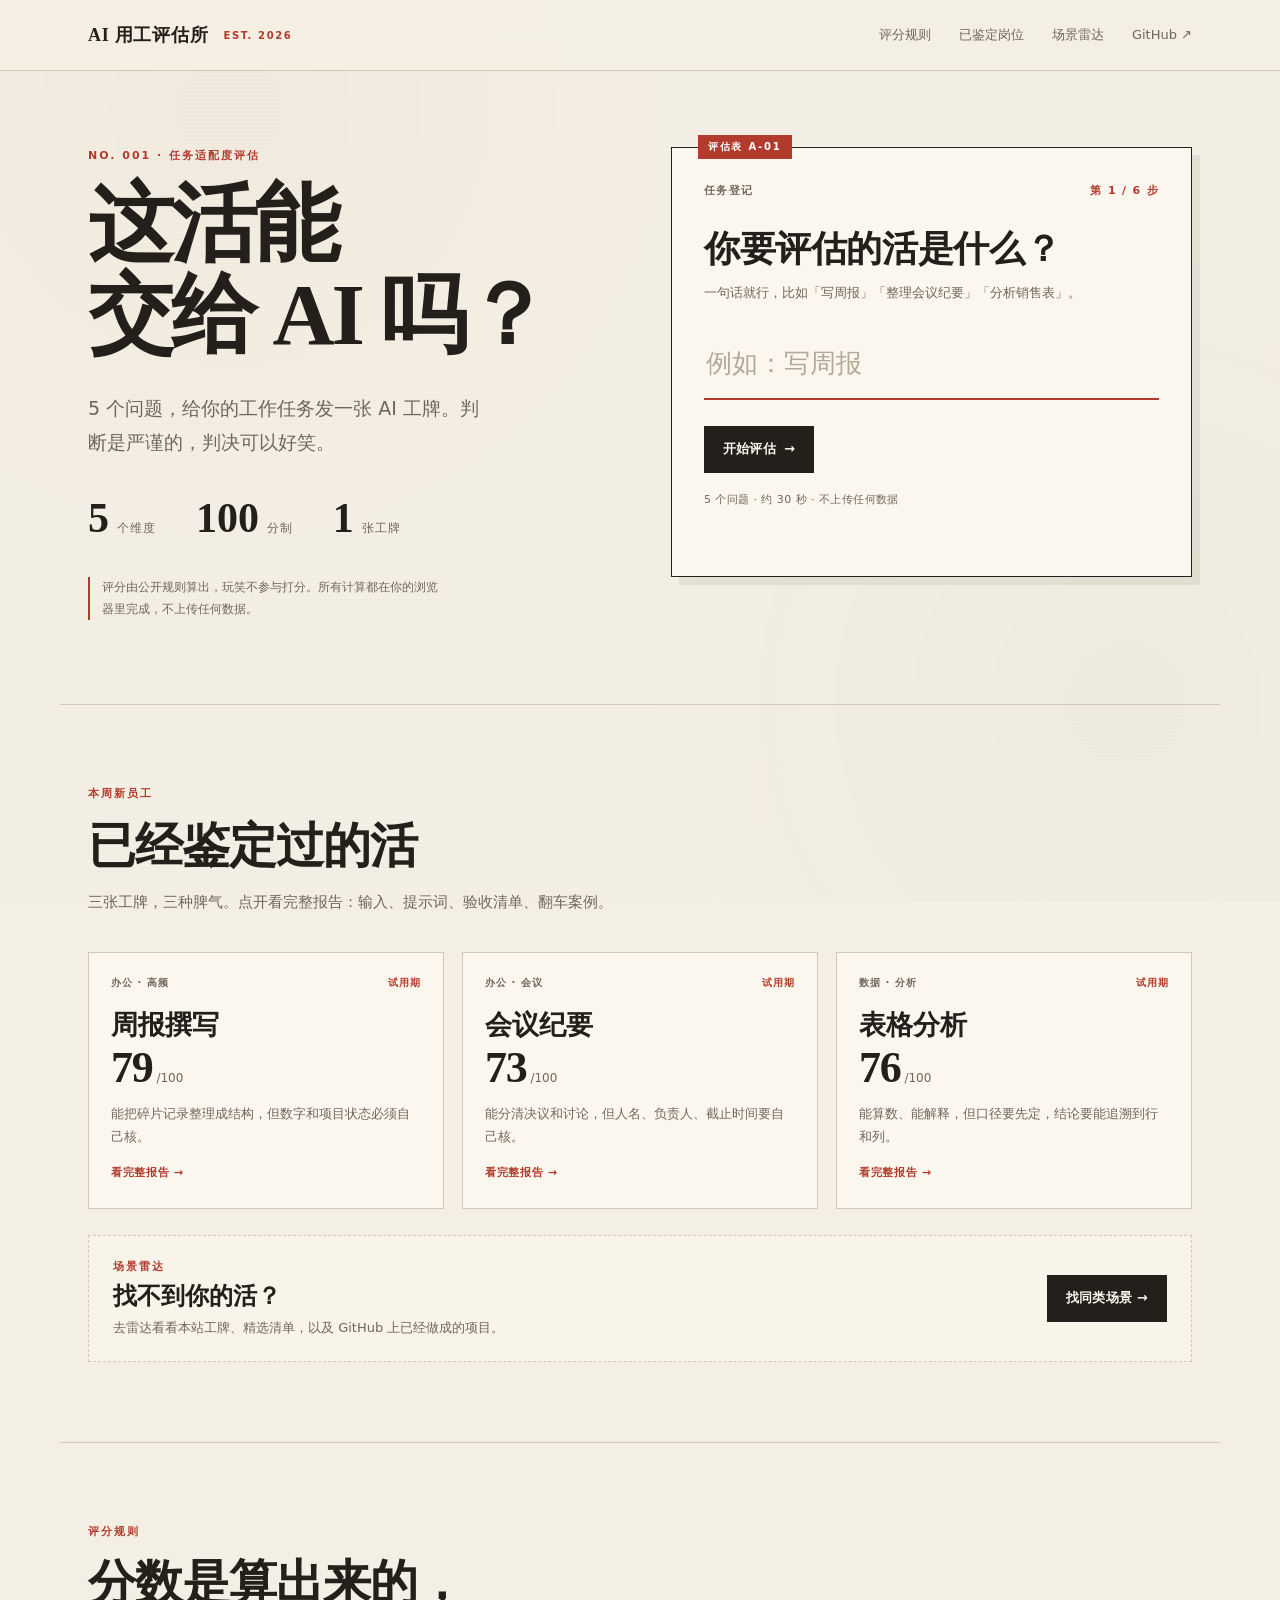
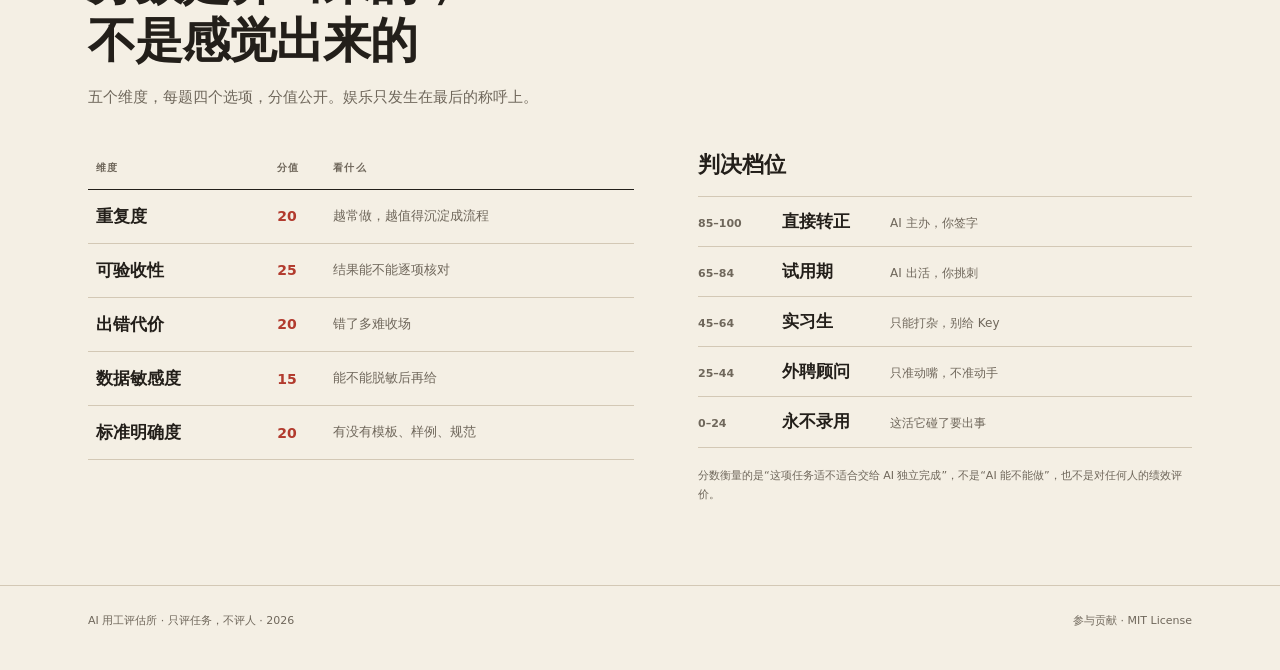
<file: index.html>
<!doctype html>
<html lang="zh-CN">
<head>
  <meta charset="utf-8">
  <meta name="viewport" content="width=device-width, initial-scale=1">
  <title>这活能交给 AI 吗？· AI 用工评估所</title>
  <meta name="description" content="5 个问题，给你的工作任务发一张 AI 工牌。5 个维度、100 分，严谨打分，判决可以好笑。">
  <meta property="og:title" content="这活能交给 AI 吗？">
  <meta property="og:description" content="给每个工作任务发一张 AI 工牌。严谨打分，判决可以好笑。">
  <meta property="og:type" content="website">
  <link rel="icon" href="data:image/svg+xml,%3Csvg xmlns='http://www.w3.org/2000/svg' viewBox='0 0 64 64'%3E%3Crect width='64' height='64' fill='%23f4efe4'/%3E%3Ccircle cx='32' cy='32' r='25' fill='none' stroke='%23b23b2e' stroke-width='4'/%3E%3Ctext x='32' y='40' font-size='18' font-family='sans-serif' font-weight='bold' text-anchor='middle' fill='%23b23b2e'%3E AI%3C/text%3E%3C/svg%3E">
  <link rel="stylesheet" href="assets/styles.css">
</head>
<body>
  <div class="grain" aria-hidden="true"></div>

  <header class="nav">
    <div class="wrap nav-inner">
      <a class="brand" href="./">AI 用工评估所 <span>EST. 2026</span></a>
      <nav aria-label="主导航">
        <a class="nav-anchor" href="#rules">评分规则</a>
        <a class="nav-anchor" href="#jobs">已鉴定岗位</a>
        <a href="radar.html">场景雷达</a>
        <a id="repo-link" href="https://github.com/" target="_blank" rel="noopener">GitHub ↗</a>
      </nav>
    </div>
  </header>

  <main>
    <section class="hero wrap" id="hero">
      <div class="hero-copy">
        <p class="eyebrow">NO. 001 · 任务适配度评估</p>
        <h1>这活能<br><span class="nowrap">交给 AI 吗？</span></h1>
        <p class="lede">5 个问题，给你的工作任务发一张 AI 工牌。判断是严谨的，判决可以好笑。</p>
        <ul class="facts">
          <li><strong>5</strong><span>个维度</span></li>
          <li><strong>100</strong><span>分制</span></li>
          <li><strong>1</strong><span>张工牌</span></li>
        </ul>
        <p class="fineprint">评分由公开规则算出，玩笑不参与打分。所有计算都在你的浏览器里完成，不上传任何数据。</p>
      </div>

      <div class="quiz" id="quiz" aria-live="polite">
        <noscript><p>这个评估器需要 JavaScript。请开启后刷新页面。</p></noscript>
      </div>
    </section>

    <section class="result-section" id="result" hidden></section>

    <section class="section wrap" id="jobs">
      <div class="section-head">
        <p class="eyebrow">本周新员工</p>
        <h2>已经鉴定过的活</h2>
        <p>三张工牌，三种脾气。点开看完整报告：输入、提示词、验收清单、翻车案例。</p>
      </div>
      <div class="jobs">
        <a class="job" href="scenarios/weekly-report.md" data-repo-path="scenarios/weekly-report.md">
          <div class="job-top"><span class="tag">办公 · 高频</span><span class="verdict">试用期</span></div>
          <h3>周报撰写</h3>
          <p class="job-score">79<span>/100</span></p>
          <p>能把碎片记录整理成结构，但数字和项目状态必须自己核。</p>
          <span class="job-link">看完整报告 →</span>
        </a>
        <a class="job" href="scenarios/meeting-notes.md" data-repo-path="scenarios/meeting-notes.md">
          <div class="job-top"><span class="tag">办公 · 会议</span><span class="verdict">试用期</span></div>
          <h3>会议纪要</h3>
          <p class="job-score">73<span>/100</span></p>
          <p>能分清决议和讨论，但人名、负责人、截止时间要自己核。</p>
          <span class="job-link">看完整报告 →</span>
        </a>
        <a class="job" href="scenarios/spreadsheet-analysis.md" data-repo-path="scenarios/spreadsheet-analysis.md">
          <div class="job-top"><span class="tag">数据 · 分析</span><span class="verdict">试用期</span></div>
          <h3>表格分析</h3>
          <p class="job-score">76<span>/100</span></p>
          <p>能算数、能解释，但口径要先定，结论要能追溯到行和列。</p>
          <span class="job-link">看完整报告 →</span>
        </a>
      </div>

      <div class="radar-teaser">
        <div>
          <p class="eyebrow">场景雷达</p>
          <h3>找不到你的活？</h3>
          <p>去雷达看看本站工牌、精选清单，以及 GitHub 上已经做成的项目。</p>
        </div>
        <a class="btn btn-primary" href="radar.html">找同类场景 →</a>
      </div>
    </section>

    <section class="section wrap" id="rules">
      <div class="section-head">
        <p class="eyebrow">评分规则</p>
        <h2>分数是算出来的，<br>不是感觉出来的</h2>
        <p>五个维度，每题四个选项，分值公开。娱乐只发生在最后的称呼上。</p>
      </div>
      <div class="rules-grid">
        <table class="rules-table">
          <thead>
            <tr><th>维度</th><th>分值</th><th>看什么</th></tr>
          </thead>
          <tbody>
            <tr><th>重复度</th><td>20</td><td>越常做，越值得沉淀成流程</td></tr>
            <tr><th>可验收性</th><td>25</td><td>结果能不能逐项核对</td></tr>
            <tr><th>出错代价</th><td>20</td><td>错了多难收场</td></tr>
            <tr><th>数据敏感度</th><td>15</td><td>能不能脱敏后再给</td></tr>
            <tr><th>标准明确度</th><td>20</td><td>有没有模板、样例、规范</td></tr>
          </tbody>
        </table>
        <div class="rules-note">
          <h3>判决档位</h3>
          <ul class="verdict-list">
            <li><b>85–100</b><span>直接转正</span><em>AI 主办，你签字</em></li>
            <li><b>65–84</b><span>试用期</span><em>AI 出活，你挑刺</em></li>
            <li><b>45–64</b><span>实习生</span><em>只能打杂，别给 Key</em></li>
            <li><b>25–44</b><span>外聘顾问</span><em>只准动嘴，不准动手</em></li>
            <li><b>0–24</b><span>永不录用</span><em>这活它碰了要出事</em></li>
          </ul>
          <p class="rules-fine">分数衡量的是“这项任务适不适合交给 AI 独立完成”，不是“AI 能不能做”，也不是对任何人的绩效评价。</p>
        </div>
      </div>
    </section>
  </main>

  <footer class="footer">
    <div class="wrap footer-inner">
      <p>AI 用工评估所 · 只评任务，不评人 · <span id="year">2026</span></p>
      <p><a href="CONTRIBUTING.md" data-repo-path="CONTRIBUTING.md">参与贡献</a> · <a href="LICENSE" data-repo-path="LICENSE">MIT License</a></p>
    </div>
  </footer>

  <script src="assets/app.js"></script>
</body>
</html>
</file>
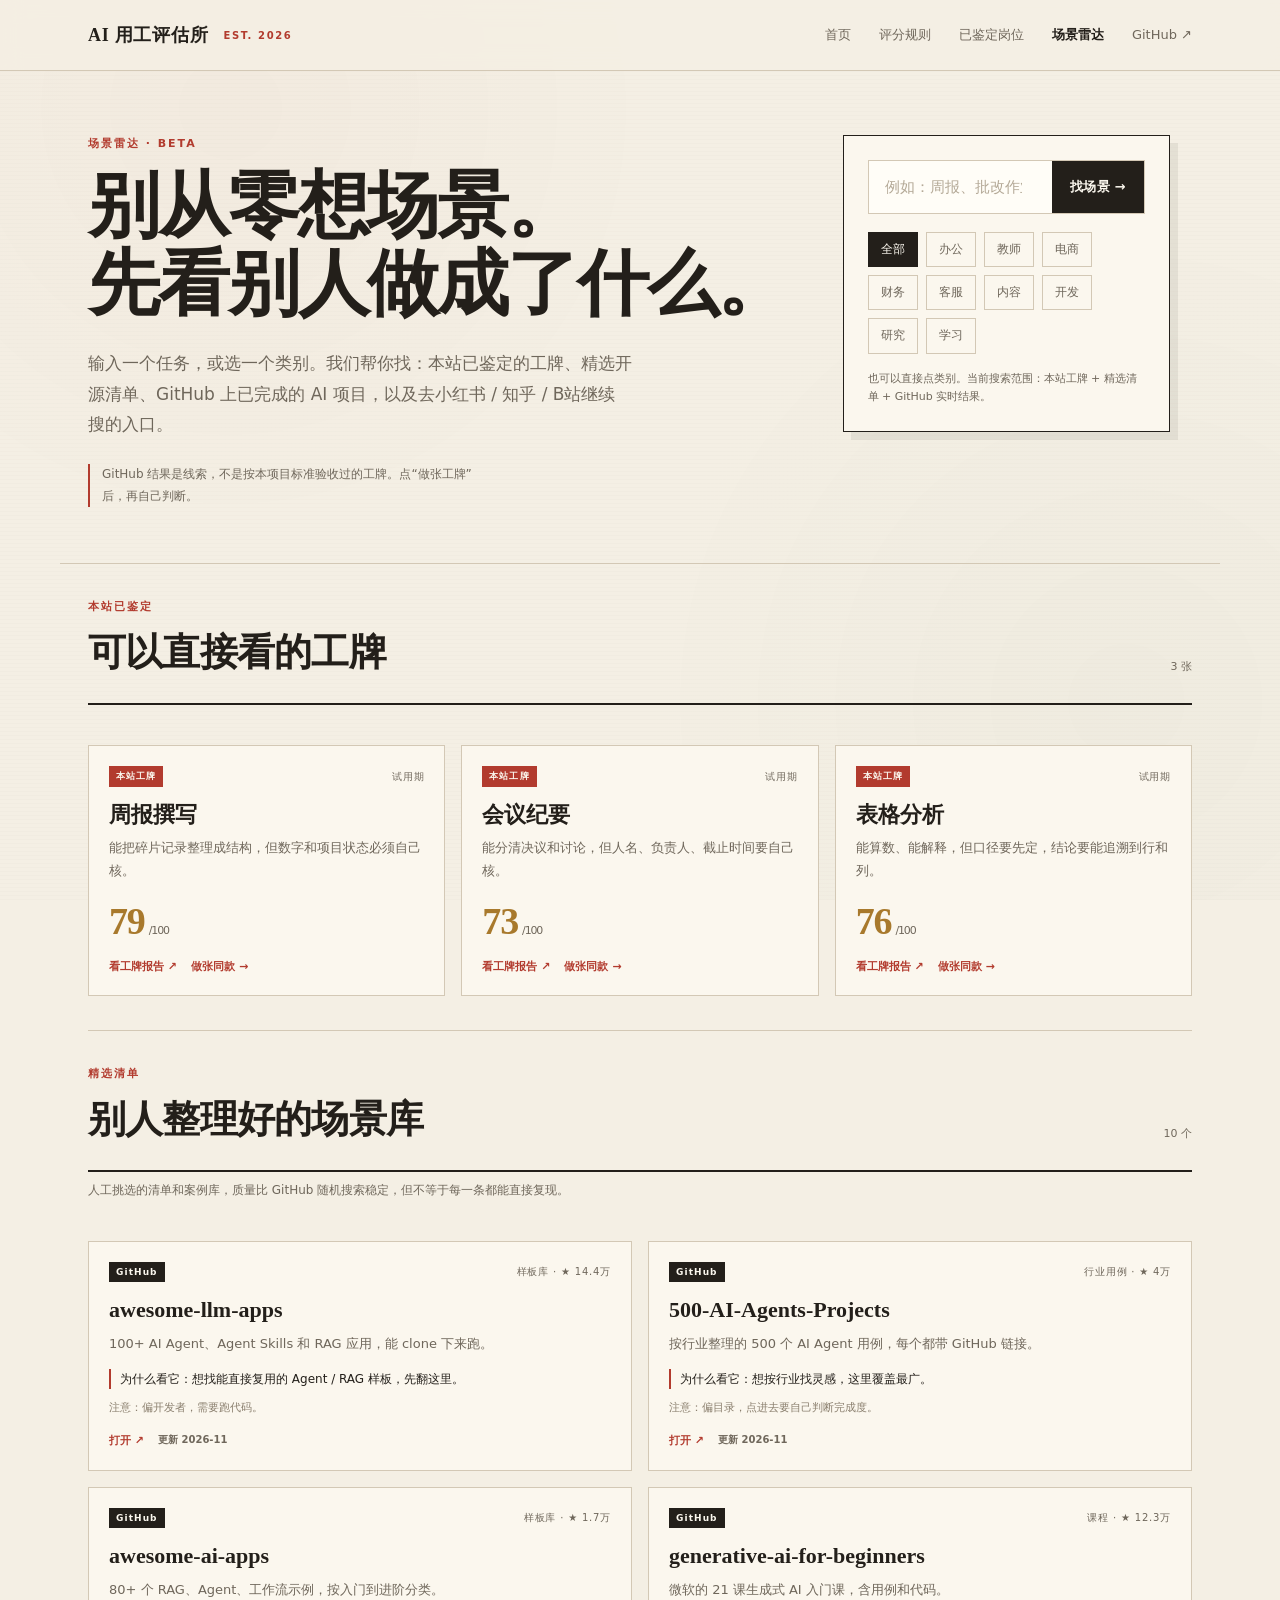
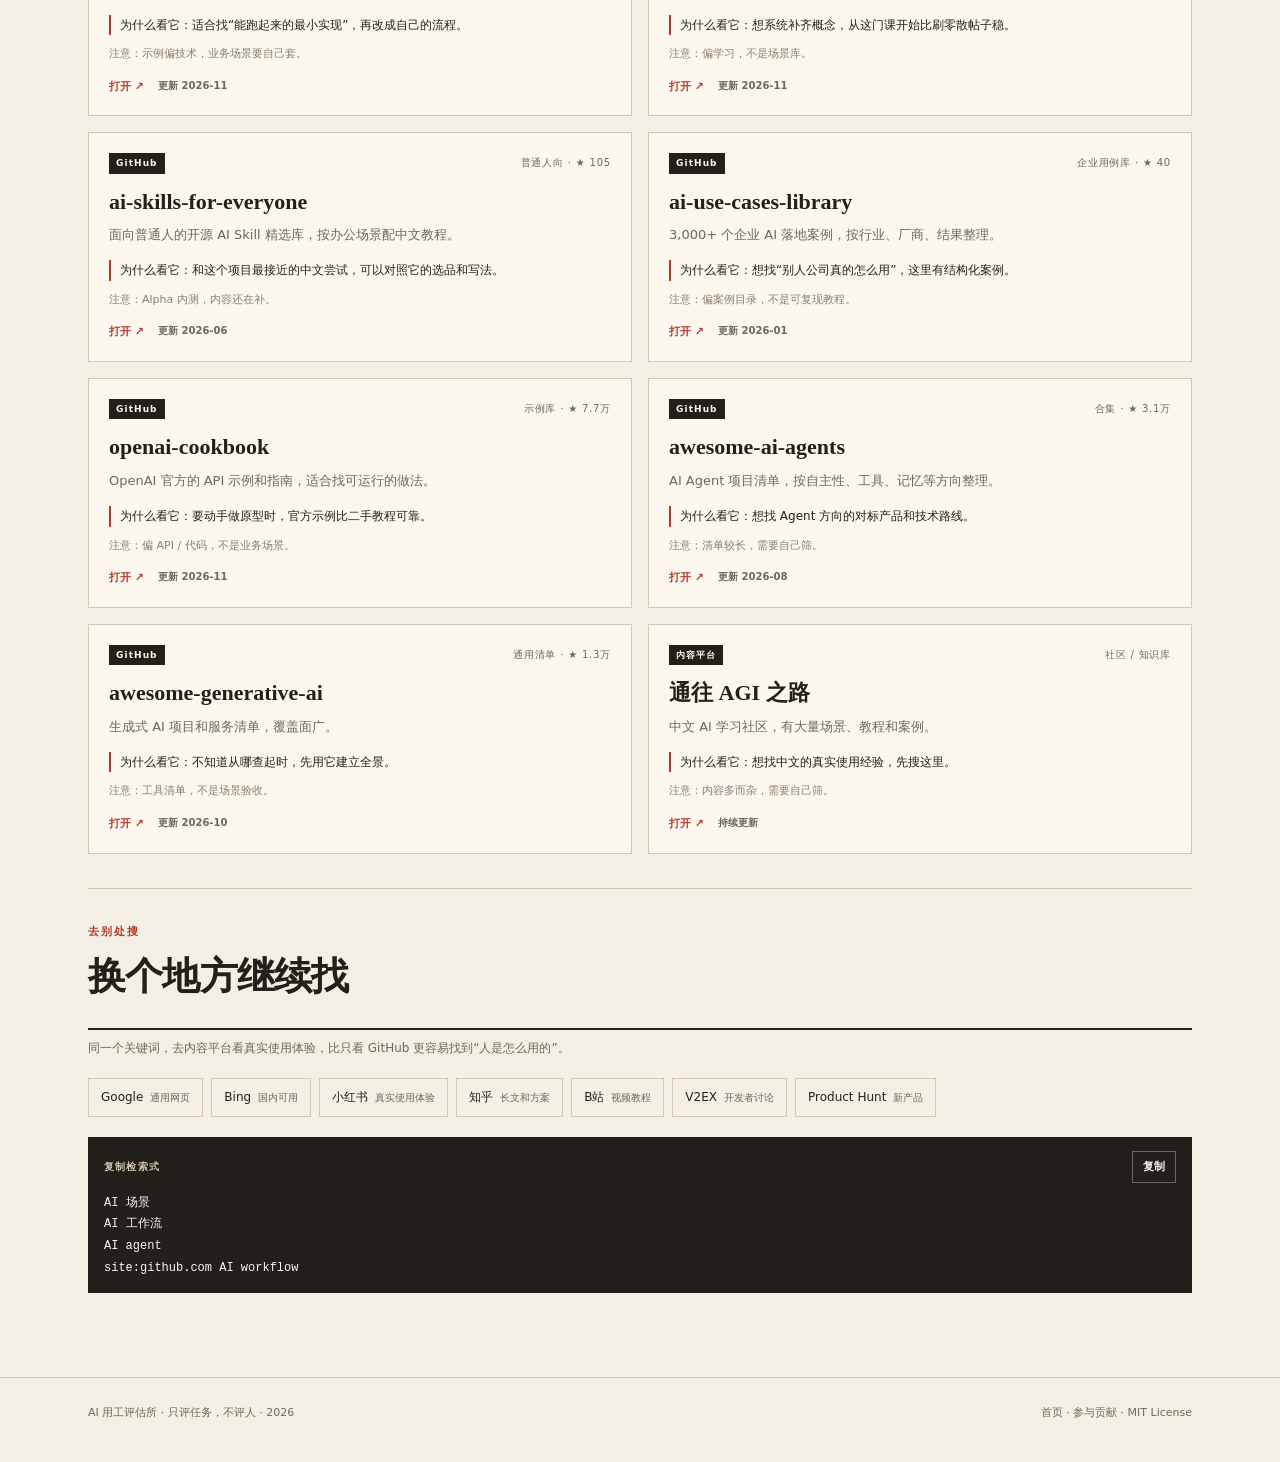
<file: radar.html>
<!doctype html>
<html lang="zh-CN">
<head>
  <meta charset="utf-8">
  <meta name="viewport" content="width=device-width, initial-scale=1">
  <title>场景雷达 · 这活能交给 AI 吗？</title>
  <meta name="description" content="按任务或类别，找已经完成的 AI 场景：本站工牌、精选开源清单、GitHub 实时项目，以及去小红书/知乎/B站继续搜的入口。">
  <meta property="og:title" content="场景雷达 · 这活能交给 AI 吗？">
  <meta property="og:description" content="别从零想场景。先看看别人已经做成了什么。">
  <meta property="og:type" content="website">
  <link rel="icon" href="data:image/svg+xml,%3Csvg xmlns='http://www.w3.org/2000/svg' viewBox='0 0 64 64'%3E%3Crect width='64' height='64' fill='%23f4efe4'/%3E%3Ccircle cx='32' cy='32' r='25' fill='none' stroke='%23b23b2e' stroke-width='4'/%3E%3Ctext x='32' y='40' font-size='18' font-family='sans-serif' font-weight='bold' text-anchor='middle' fill='%23b23b2e'%3E AI%3C/text%3E%3C/svg%3E">
  <link rel="stylesheet" href="assets/styles.css">
  <link rel="stylesheet" href="assets/radar.css">
</head>
<body>
  <div class="grain" aria-hidden="true"></div>

  <header class="nav">
    <div class="wrap nav-inner">
      <a class="brand" href="index.html">AI 用工评估所 <span>EST. 2026</span></a>
      <nav aria-label="主导航">
        <a class="nav-anchor" href="index.html">首页</a>
        <a class="nav-anchor" href="index.html#rules">评分规则</a>
        <a class="nav-anchor" href="index.html#jobs">已鉴定岗位</a>
        <a href="radar.html" aria-current="page">场景雷达</a>
        <a href="https://github.com/Elapse-Li/can-ai-do-this" target="_blank" rel="noopener">GitHub ↗</a>
      </nav>
    </div>
  </header>

  <main>
    <section class="radar-hero wrap">
      <div class="radar-intro">
        <p class="eyebrow">场景雷达 · BETA</p>
        <h1>别从零想场景。<br><span class="nowrap">先看别人做成了什么。</span></h1>
        <p class="lede">输入一个任务，或选一个类别。我们帮你找：本站已鉴定的工牌、精选开源清单、GitHub 上已完成的 AI 项目，以及去小红书 / 知乎 / B站继续搜的入口。</p>
        <p class="fineprint">GitHub 结果是线索，不是按本项目标准验收过的工牌。点“做张工牌”后，再自己判断。</p>
      </div>

      <div class="radar-panel">
        <form class="radar-search" id="search-form" role="search">
          <label class="sr-only" for="radar-q">任务或关键词</label>
          <input id="radar-q" type="search" placeholder="例如：周报、批改作业" autocomplete="off">
          <button class="btn btn-primary" type="submit">找场景 →</button>
        </form>
        <div class="chips" id="category-chips" role="group" aria-label="按类别找"></div>
        <p class="radar-note">也可以直接点类别。当前搜索范围：本站工牌 + 精选清单 + GitHub 实时结果。</p>
      </div>
    </section>

    <div class="radar-main wrap" aria-live="polite">
      <section class="result-block" id="internal-block" hidden>
        <div class="result-head">
          <div>
            <p class="eyebrow">本站已鉴定</p>
            <h2>可以直接看的工牌</h2>
          </div>
          <span class="result-count" id="internal-count"></span>
        </div>
        <div class="result-grid" id="internal-grid"></div>
      </section>

      <section class="result-block" id="github-block" hidden>
        <div class="result-head">
          <div>
            <p class="eyebrow">GitHub 实时线索</p>
            <h2>已经有人做成的项目</h2>
          </div>
          <span class="result-count" id="github-count"></span>
        </div>
        <p class="block-note" id="github-note"></p>
        <div class="result-grid" id="github-grid"></div>
      </section>

      <section class="result-block" id="curated-block">
        <div class="result-head">
          <div>
            <p class="eyebrow">精选清单</p>
            <h2>别人整理好的场景库</h2>
          </div>
          <span class="result-count" id="curated-count"></span>
        </div>
        <p class="block-note">人工挑选的清单和案例库，质量比 GitHub 随机搜索稳定，但不等于每一条都能直接复现。</p>
        <div class="result-grid" id="curated-grid"></div>
      </section>

      <section class="result-block" id="elsewhere-block">
        <div class="result-head">
          <div>
            <p class="eyebrow">去别处搜</p>
            <h2>换个地方继续找</h2>
          </div>
        </div>
        <p class="block-note">同一个关键词，去内容平台看真实使用体验，比只看 GitHub 更容易找到“人是怎么用的”。</p>
        <div class="elsewhere-grid" id="elsewhere-grid"></div>
        <div class="query-box">
          <div class="query-head">
            <span>复制检索式</span>
            <button class="btn btn-ghost" id="copy-query" type="button">复制</button>
          </div>
          <pre id="query-text"></pre>
        </div>
      </section>
    </div>
  </main>

  <footer class="footer">
    <div class="wrap footer-inner">
      <p>AI 用工评估所 · 只评任务，不评人 · <span id="year">2026</span></p>
      <p>
        <a href="index.html">首页</a> ·
        <a href="https://github.com/Elapse-Li/can-ai-do-this/blob/main/CONTRIBUTING.md" target="_blank" rel="noopener">参与贡献</a> ·
        <a href="https://github.com/Elapse-Li/can-ai-do-this/blob/main/LICENSE" target="_blank" rel="noopener">MIT License</a>
      </p>
    </div>
  </footer>

  <script src="data/radar.js"></script>
  <script src="assets/radar.js"></script>
</body>
</html>
</file>
<file: assets/styles.css>
:root {
  --paper: #f4efe4;
  --paper-soft: #fbf7ee;
  --paper-deep: #ece4d4;
  --ink: #231f1a;
  --muted: #6f675b;
  --line: #d3c8b5;
  --line-soft: #e2d8c6;
  --red: #b23b2e;
  --red-dark: #8f2d23;
  --green: #3d6b4f;
  --gold: #a8792c;
  --serif: "Songti SC", "STSong", "SimSun", Georgia, serif;
  --sans: "PingFang SC", "Microsoft YaHei", "Noto Sans SC", system-ui, sans-serif;
  --shadow: 8px 8px 0 rgba(35, 31, 26, 0.07);
}

* { box-sizing: border-box; }

html {
  scroll-behavior: smooth;
  -webkit-text-size-adjust: 100%;
}

body {
  margin: 0;
  background: var(--paper);
  color: var(--ink);
  font-family: var(--sans);
  font-size: 16px;
  line-height: 1.6;
  -webkit-font-smoothing: antialiased;
}

[hidden] { display: none !important; }

::selection {
  background: var(--red);
  color: var(--paper-soft);
}

a {
  color: inherit;
  text-decoration: none;
}

a:hover { text-decoration: underline; }

button, input { font: inherit; }

button { color: inherit; }

:focus-visible {
  outline: 2px dashed var(--red);
  outline-offset: 3px;
}

.sr-only {
  position: absolute;
  width: 1px;
  height: 1px;
  padding: 0;
  margin: -1px;
  overflow: hidden;
  clip: rect(0, 0, 0, 0);
  white-space: nowrap;
  border: 0;
}

.grain {
  position: fixed;
  inset: 0;
  z-index: 0;
  pointer-events: none;
  opacity: 0.5;
  background-image:
    repeating-linear-gradient(0deg, rgba(35, 31, 26, 0.022) 0, rgba(35, 31, 26, 0.022) 1px, transparent 1px, transparent 4px),
    radial-gradient(circle at 18% 12%, rgba(178, 59, 46, 0.05), transparent 34%),
    radial-gradient(circle at 88% 78%, rgba(61, 107, 79, 0.05), transparent 38%);
}

.wrap {
  width: 100%;
  max-width: 1160px;
  margin: 0 auto;
  padding: 0 28px;
  position: relative;
  z-index: 1;
}

/* ---------- nav ---------- */

.nav {
  position: sticky;
  top: 0;
  z-index: 20;
  background: rgba(244, 239, 228, 0.9);
  backdrop-filter: blur(10px);
  border-bottom: 1px solid var(--line);
}

.nav-inner {
  display: flex;
  align-items: center;
  justify-content: space-between;
  min-height: 70px;
  gap: 24px;
}

.brand {
  font-family: var(--serif);
  font-weight: 700;
  font-size: 18px;
  letter-spacing: 0.04em;
  white-space: nowrap;
}

.brand span {
  display: inline-block;
  margin-left: 10px;
  font-family: var(--sans);
  font-size: 10px;
  font-weight: 600;
  letter-spacing: 0.16em;
  color: var(--red);
  vertical-align: 2px;
}

.nav nav {
  display: flex;
  align-items: center;
  gap: 28px;
  font-size: 13px;
  color: var(--muted);
}

.nav nav a:hover {
  color: var(--ink);
  text-decoration: none;
}

/* ---------- hero ---------- */

.hero {
  display: grid;
  grid-template-columns: 1fr 1.02fr;
  gap: 72px;
  align-items: start;
  padding-top: 76px;
  padding-bottom: 84px;
}

.eyebrow {
  margin: 0 0 14px;
  font-size: 11px;
  font-weight: 700;
  letter-spacing: 0.18em;
  color: var(--red);
}

.hero h1 {
  margin: 0;
  font-family: var(--serif);
  font-size: clamp(52px, 6.8vw, 86px);
  font-weight: 700;
  line-height: 1.06;
  letter-spacing: -0.035em;
}

.nowrap { white-space: nowrap; }

.lede {
  max-width: 21em;
  margin: 30px 0 0;
  font-size: 19px;
  line-height: 1.8;
  color: var(--muted);
}

.facts {
  display: flex;
  gap: 40px;
  margin: 38px 0 0;
  padding: 0;
  list-style: none;
}

.facts li {
  display: flex;
  align-items: baseline;
  gap: 8px;
}

.facts strong {
  font-family: var(--serif);
  font-size: 42px;
  line-height: 1;
  font-weight: 700;
}

.facts span {
  font-size: 12px;
  color: var(--muted);
  letter-spacing: 0.08em;
}

.fineprint {
  max-width: 30em;
  margin: 38px 0 0;
  padding-left: 12px;
  border-left: 2px solid var(--red);
  font-size: 12px;
  line-height: 1.8;
  color: var(--muted);
}

/* ---------- quiz ---------- */

.quiz {
  position: relative;
  background: var(--paper-soft);
  border: 1.5px solid var(--ink);
  box-shadow: var(--shadow);
  padding: 34px 32px 28px;
  min-height: 430px;
}

.quiz::before {
  content: "评估表 A-01";
  position: absolute;
  top: -13px;
  left: 26px;
  padding: 4px 10px;
  background: var(--red);
  color: #fff;
  font-size: 10px;
  font-weight: 700;
  letter-spacing: 0.18em;
}

.quiz-head {
  display: flex;
  align-items: center;
  justify-content: space-between;
  gap: 16px;
  font-size: 11px;
  font-weight: 600;
  letter-spacing: 0.12em;
  color: var(--muted);
}

.quiz-step {
  font-variant-numeric: tabular-nums;
  color: var(--red);
}

.quiz-q {
  margin: 26px 0 10px;
  font-family: var(--serif);
  font-size: clamp(28px, 3.2vw, 36px);
  line-height: 1.3;
  font-weight: 700;
  letter-spacing: -0.01em;
}

.quiz-hint {
  margin: 0;
  font-size: 13px;
  line-height: 1.7;
  color: var(--muted);
}

.quiz-dim {
  margin: 0 0 2px;
  font-size: 11px;
  font-weight: 700;
  letter-spacing: 0.14em;
  color: var(--red);
}

.progress {
  display: flex;
  gap: 6px;
  margin: 22px 0 26px;
}

.seg {
  flex: 1;
  height: 3px;
  background: var(--line-soft);
}

.seg.on { background: var(--red); }

.task-input {
  width: 100%;
  margin-top: 24px;
  padding: 10px 2px 12px;
  border: 0;
  border-bottom: 2px solid var(--ink);
  border-radius: 0;
  background: transparent;
  font-family: var(--serif);
  font-size: 30px;
  color: var(--ink);
  outline: none;
}

.task-input::placeholder {
  color: #b4a997;
  font-size: 26px;
}

.task-input:focus { border-bottom-color: var(--red); }

.task-input.shake { animation: shake 0.36s ease; }

@keyframes shake {
  0%, 100% { transform: translateX(0); }
  25% { transform: translateX(-5px); }
  50% { transform: translateX(5px); }
  75% { transform: translateX(-3px); }
}

.options {
  display: grid;
  gap: 9px;
  margin-top: 24px;
}

.opt {
  display: flex;
  align-items: center;
  gap: 12px;
  width: 100%;
  padding: 13px 14px;
  border: 1px solid var(--line);
  background: transparent;
  text-align: left;
  cursor: pointer;
  transition: background 0.15s ease, border-color 0.15s ease, transform 0.15s ease;
}

.opt:hover {
  background: #f3ecdd;
  border-color: var(--ink);
}

.opt:active { transform: translateY(1px); }

.opt.sel {
  background: #f8e9e4;
  border-color: var(--red);
}

.mark {
  display: grid;
  place-items: center;
  flex: 0 0 24px;
  width: 24px;
  height: 24px;
  border: 1px solid var(--line);
  border-radius: 50%;
  font-size: 10px;
  font-weight: 700;
  color: var(--muted);
}

.opt.sel .mark {
  background: var(--red);
  border-color: var(--red);
  color: #fff;
}

.opt-label {
  flex: 1;
  font-size: 14px;
  line-height: 1.5;
}

.quiz-actions {
  display: flex;
  align-items: center;
  justify-content: space-between;
  gap: 12px;
  margin-top: 26px;
}

.quiz-foot {
  margin: 18px 0 0;
  font-size: 11px;
  letter-spacing: 0.04em;
  color: var(--muted);
}

/* ---------- buttons ---------- */

.btn {
  display: inline-flex;
  align-items: center;
  justify-content: center;
  gap: 8px;
  padding: 12px 18px;
  border: 1px solid var(--ink);
  background: transparent;
  font-size: 13px;
  font-weight: 600;
  letter-spacing: 0.02em;
  cursor: pointer;
  transition: background 0.15s ease, color 0.15s ease, border-color 0.15s ease, transform 0.15s ease;
}

.btn:hover { text-decoration: none; }

.btn:active { transform: translateY(1px); }

.btn-primary {
  background: var(--ink);
  color: var(--paper-soft);
}

.btn-primary:hover {
  background: var(--red);
  border-color: var(--red);
}

.btn-ghost {
  border-color: var(--line);
  color: var(--muted);
}

.btn-ghost:hover {
  border-color: var(--ink);
  color: var(--ink);
  background: var(--paper-deep);
}

/* ---------- result ---------- */

.result-section {
  padding: 56px 0 88px;
  border-top: 1px solid var(--line);
  border-bottom: 1px solid var(--line);
  background:
    linear-gradient(180deg, rgba(236, 228, 212, 0.55), rgba(244, 239, 228, 0.2));
}

.result-head {
  display: flex;
  align-items: flex-end;
  justify-content: space-between;
  gap: 32px;
  padding-bottom: 28px;
  border-bottom: 2px solid var(--ink);
}

.result-verdict {
  margin: 6px 0 8px;
  font-family: var(--serif);
  font-size: clamp(48px, 6vw, 72px);
  line-height: 1.1;
  letter-spacing: -0.03em;
}

.result-line {
  margin: 0;
  font-size: 15px;
  color: var(--muted);
}

.result-line strong {
  color: var(--ink);
  font-size: 18px;
}

.score-big {
  flex: 0 0 auto;
  font-family: var(--serif);
  font-size: clamp(64px, 8vw, 104px);
  line-height: 0.9;
  font-weight: 700;
  letter-spacing: -0.04em;
}

.score-big span {
  font-family: var(--sans);
  font-size: 18px;
  font-weight: 500;
  letter-spacing: 0;
  color: var(--muted);
  margin-left: 6px;
}

.result-grid {
  display: grid;
  grid-template-columns: 420px 1fr;
  gap: 56px;
  align-items: start;
  margin-top: 40px;
}

.badge-col { position: sticky; top: 92px; }

#badge {
  display: block;
  width: 100%;
  height: auto;
  background: var(--paper-soft);
  border: 1px solid var(--line);
  box-shadow: 10px 10px 0 rgba(35, 31, 26, 0.08);
}

.badge-actions {
  display: flex;
  gap: 10px;
  margin-top: 16px;
}

.badge-actions .btn { flex: 1; }

.tabs {
  display: flex;
  gap: 26px;
  border-bottom: 1px solid var(--line);
  margin-bottom: 26px;
}

.tab {
  padding: 10px 0 12px;
  border: 0;
  border-bottom: 2px solid transparent;
  background: transparent;
  font-size: 13px;
  font-weight: 600;
  color: var(--muted);
  cursor: pointer;
}

.tab:hover { color: var(--ink); }

.tab.active {
  color: var(--ink);
  border-bottom-color: var(--red);
}

.big-quote {
  margin: 0 0 26px;
  padding-left: 18px;
  border-left: 3px solid var(--red);
  font-family: var(--serif);
  font-size: clamp(23px, 2.6vw, 30px);
  line-height: 1.65;
  letter-spacing: -0.01em;
}

.facts-list {
  display: grid;
  margin: 0;
  border-top: 1px solid var(--line);
}

.facts-list > div {
  display: grid;
  grid-template-columns: 76px 1fr;
  gap: 16px;
  padding: 12px 0;
  border-bottom: 1px dashed var(--line);
}

.facts-list dt {
  font-size: 11px;
  font-weight: 700;
  letter-spacing: 0.12em;
  color: var(--muted);
  padding-top: 2px;
}

.facts-list dd {
  margin: 0;
  font-size: 14px;
  line-height: 1.7;
}

.panel-note {
  margin: 22px 0 0;
  font-size: 12px;
  line-height: 1.7;
  color: var(--muted);
}

.result-actions {
  display: flex;
  gap: 10px;
  margin-top: 30px;
}

/* ---------- serious report ---------- */

.report-meta {
  display: flex;
  justify-content: space-between;
  font-size: 11px;
  font-weight: 600;
  letter-spacing: 0.12em;
  color: var(--muted);
  padding-bottom: 10px;
  border-bottom: 1px solid var(--line);
}

.report h3 {
  margin: 18px 0 6px;
  font-family: var(--serif);
  font-size: 30px;
  line-height: 1.3;
}

.report-summary {
  margin: 0 0 24px;
  font-size: 14px;
  color: var(--muted);
}

.report-summary strong { color: var(--ink); }

.score-table {
  width: 100%;
  border-collapse: collapse;
  font-size: 13px;
}

.score-table thead th {
  padding: 8px 8px;
  border-bottom: 1px solid var(--ink);
  text-align: left;
  font-size: 10px;
  font-weight: 700;
  letter-spacing: 0.12em;
  color: var(--muted);
}

.score-table tbody th,
.score-table tbody td {
  padding: 11px 8px;
  border-bottom: 1px solid var(--line-soft);
  text-align: left;
  vertical-align: middle;
}

.score-table tbody th {
  font-size: 13px;
  font-weight: 600;
  white-space: nowrap;
}

.score-table tbody th small {
  display: block;
  font-size: 10px;
  font-weight: 400;
  color: var(--muted);
}

.score-table td b {
  display: inline-block;
  min-width: 22px;
  font-variant-numeric: tabular-nums;
}

.bar {
  display: inline-block;
  width: 82px;
  height: 6px;
  margin-right: 8px;
  background: var(--line-soft);
  vertical-align: middle;
}

.bar i {
  display: block;
  height: 100%;
  background: var(--red);
}

.report h4 {
  margin: 28px 0 8px;
  font-family: var(--serif);
  font-size: 20px;
}

.report p {
  margin: 0;
  font-size: 14px;
  line-height: 1.8;
}

.checklist {
  margin: 0;
  padding-left: 18px;
  font-size: 14px;
  line-height: 1.8;
}

.checklist li { margin: 5px 0; }

.report-foot {
  margin-top: 28px !important;
  padding-top: 14px;
  border-top: 1px solid var(--line);
  font-size: 11px !important;
  color: var(--muted);
}

/* ---------- jobs ---------- */

.section {
  padding-top: 80px;
  padding-bottom: 80px;
  border-top: 1px solid var(--line);
}

.section-head {
  max-width: 680px;
  margin-bottom: 36px;
}

.section-head h2 {
  margin: 0 0 14px;
  font-family: var(--serif);
  font-size: clamp(34px, 4.2vw, 48px);
  line-height: 1.2;
  letter-spacing: -0.02em;
}

.section-head p:last-child {
  margin: 0;
  font-size: 15px;
  line-height: 1.8;
  color: var(--muted);
}

.jobs {
  display: grid;
  grid-template-columns: repeat(3, 1fr);
  gap: 18px;
}

.job {
  display: block;
  padding: 22px 22px 24px;
  border: 1px solid var(--line);
  background: var(--paper-soft);
  transition: transform 0.18s ease, border-color 0.18s ease, box-shadow 0.18s ease;
}

.job:hover {
  transform: translateY(-4px);
  border-color: var(--ink);
  box-shadow: 6px 6px 0 rgba(35, 31, 26, 0.08);
  text-decoration: none;
}

.job-top {
  display: flex;
  align-items: center;
  justify-content: space-between;
  gap: 12px;
  font-size: 10px;
  font-weight: 700;
  letter-spacing: 0.1em;
}

.tag { color: var(--muted); }

.job .verdict {
  color: var(--red);
}

.job h3 {
  margin: 18px 0 2px;
  font-family: var(--serif);
  font-size: 27px;
  line-height: 1.25;
}

.job-score {
  margin: 0;
  font-family: var(--serif);
  font-size: 44px;
  font-weight: 700;
  line-height: 1.1;
  letter-spacing: -0.03em;
}

.job-score span {
  font-family: var(--sans);
  font-size: 12px;
  font-weight: 500;
  letter-spacing: 0;
  color: var(--muted);
  margin-left: 4px;
}

.job p:not(.job-score) {
  margin: 10px 0 0;
  font-size: 13px;
  line-height: 1.75;
  color: var(--muted);
}

.job-link {
  display: inline-block;
  margin-top: 16px;
  font-size: 11px;
  font-weight: 700;
  letter-spacing: 0.06em;
  color: var(--red);
}

.radar-teaser {
  display: flex;
  align-items: center;
  justify-content: space-between;
  gap: 24px;
  margin-top: 26px;
  padding: 22px 24px;
  border: 1px dashed var(--line);
  background: rgba(251, 247, 238, 0.55);
}

.radar-teaser .eyebrow { margin-bottom: 6px; }

.radar-teaser h3 {
  margin: 0 0 4px;
  font-family: var(--serif);
  font-size: 24px;
  line-height: 1.3;
}

.radar-teaser p:last-child {
  margin: 0;
  font-size: 13px;
  line-height: 1.7;
  color: var(--muted);
}

.radar-teaser .btn { flex: 0 0 auto; }

/* ---------- rules ---------- */

.rules-grid {
  display: grid;
  grid-template-columns: 1.05fr 0.95fr;
  gap: 64px;
  align-items: start;
}

.rules-table {
  width: 100%;
  border-collapse: collapse;
  font-size: 14px;
}

.rules-table th,
.rules-table td {
  padding: 13px 8px;
  border-bottom: 1px solid var(--line);
  text-align: left;
}

.rules-table thead th {
  border-bottom: 1px solid var(--ink);
  font-size: 10px;
  font-weight: 700;
  letter-spacing: 0.12em;
  color: var(--muted);
}

.rules-table tbody th {
  font-family: var(--serif);
  font-size: 17px;
  font-weight: 700;
}

.rules-table td:nth-child(2) {
  width: 56px;
  font-variant-numeric: tabular-nums;
  color: var(--red);
  font-weight: 700;
}

.rules-table td:last-child {
  font-size: 13px;
  color: var(--muted);
}

.rules-note h3 {
  margin: 0 0 14px;
  font-family: var(--serif);
  font-size: 22px;
}

.verdict-list {
  margin: 0;
  padding: 0;
  list-style: none;
  border-top: 1px solid var(--line);
}

.verdict-list li {
  display: grid;
  grid-template-columns: 72px 96px 1fr;
  gap: 12px;
  align-items: baseline;
  padding: 11px 0;
  border-bottom: 1px solid var(--line);
}

.verdict-list b {
  font-size: 11px;
  color: var(--muted);
  font-variant-numeric: tabular-nums;
}

.verdict-list span {
  font-family: var(--serif);
  font-size: 17px;
  font-weight: 700;
}

.verdict-list em {
  font-style: normal;
  font-size: 12px;
  color: var(--muted);
}

.rules-fine {
  margin: 18px 0 0;
  font-size: 11px;
  line-height: 1.8;
  color: var(--muted);
}

/* ---------- footer ---------- */

.footer {
  border-top: 1px solid var(--line);
  padding: 26px 0 40px;
}

.footer-inner {
  display: flex;
  align-items: center;
  justify-content: space-between;
  gap: 20px;
  font-size: 11px;
  color: var(--muted);
}

.footer-inner p { margin: 0; }

.footer-inner a:hover { color: var(--ink); }

/* ---------- toast ---------- */

.toast {
  position: fixed;
  left: 50%;
  bottom: 26px;
  z-index: 100;
  transform: translate(-50%, 12px);
  padding: 11px 18px;
  background: var(--ink);
  color: var(--paper-soft);
  font-size: 13px;
  opacity: 0;
  pointer-events: none;
  transition: opacity 0.2s ease, transform 0.2s ease;
}

.toast.show {
  opacity: 1;
  transform: translate(-50%, 0);
}

/* ---------- responsive ---------- */

@media (max-width: 980px) {
  .hero {
    grid-template-columns: 1fr;
    gap: 42px;
    padding-top: 54px;
    padding-bottom: 64px;
  }

  .hero-copy { max-width: 620px; }

  .result-grid {
    grid-template-columns: 1fr;
    gap: 40px;
  }

  .badge-col {
    position: static;
    max-width: 420px;
  }

  .jobs { grid-template-columns: 1fr; }

  .rules-grid {
    grid-template-columns: 1fr;
    gap: 40px;
  }
}

@media (max-width: 600px) {
  .wrap { padding: 0 18px; }

  .nav nav a.nav-anchor { display: none; }

  .brand { font-size: 16px; }

  .brand span { display: none; }

  .hero { padding-top: 34px; gap: 26px; }

  .hero h1 { font-size: 46px; }

  .lede {
    margin-top: 18px;
    font-size: 16px;
    line-height: 1.7;
  }

  .facts, .fineprint { display: none; }

  .quiz { padding: 28px 18px 22px; }

  .quiz-q { font-size: 25px; }

  .task-input { font-size: 24px; }

  .result-head {
    align-items: flex-start;
    flex-direction: column;
    gap: 14px;
  }

  .score-big { font-size: 60px; }

  .result-grid { margin-top: 30px; }

  .badge-actions { flex-direction: column; }

  .result-actions { flex-direction: column; align-items: stretch; }

  .verdict-list li { grid-template-columns: 64px 88px 1fr; }

  .radar-teaser {
    flex-direction: column;
    align-items: flex-start;
    gap: 16px;
  }

  .radar-teaser .btn { width: 100%; }

  .footer-inner {
    flex-direction: column;
    align-items: flex-start;
    gap: 8px;
  }

  .score-table td:nth-child(2) .bar { width: 46px; }

  .score-table tbody th,
  .score-table tbody td { padding: 10px 5px; }
}

@media (prefers-reduced-motion: reduce) {
  html { scroll-behavior: auto; }
  *, *::before, *::after {
    animation-duration: 0.01ms !important;
    transition-duration: 0.01ms !important;
  }
}
</file>
<file: assets/radar.css>
/* 场景雷达页面样式，复用 styles.css 的纸张/墨色变量 */

.nav nav a[aria-current="page"] {
  color: var(--ink);
  font-weight: 700;
}

.radar-hero {
  display: grid;
  grid-template-columns: 1.08fr 0.92fr;
  gap: 56px;
  align-items: start;
  padding-top: 64px;
  padding-bottom: 56px;
}

.radar-intro h1 {
  margin: 0;
  font-family: var(--serif);
  font-size: clamp(44px, 5.6vw, 72px);
  line-height: 1.1;
  letter-spacing: -0.03em;
}

.radar-intro .lede {
  max-width: 32em;
  margin-top: 24px;
  font-size: 17px;
  line-height: 1.8;
}

.radar-intro .fineprint {
  max-width: 32em;
  margin-top: 24px;
}

.radar-panel {
  background: var(--paper-soft);
  border: 1.5px solid var(--ink);
  box-shadow: var(--shadow);
  padding: 24px;
}

.radar-search {
  display: flex;
  align-items: stretch;
  border: 1px solid var(--line);
  background: #fffdf7;
  transition: border-color 0.15s ease;
}

.radar-search:focus-within {
  border-color: var(--ink);
}

.radar-search input {
  flex: 1;
  min-width: 0;
  border: 0;
  background: transparent;
  padding: 14px 16px;
  font-family: var(--sans);
  font-size: 15px;
  color: var(--ink);
  outline: none;
}

.radar-search input::placeholder {
  color: #b4a997;
}

.radar-search .btn {
  flex: 0 0 auto;
  border: 0;
  padding-left: 18px;
  padding-right: 18px;
}

.chips {
  display: flex;
  flex-wrap: wrap;
  gap: 8px;
  margin-top: 18px;
}

.chip {
  border: 1px solid var(--line);
  background: transparent;
  padding: 7px 12px;
  font-family: var(--sans);
  font-size: 12px;
  color: var(--muted);
  cursor: pointer;
  transition: background 0.15s ease, border-color 0.15s ease, color 0.15s ease;
}

.chip:hover {
  border-color: var(--ink);
  color: var(--ink);
}

.chip.active {
  background: var(--ink);
  border-color: var(--ink);
  color: var(--paper-soft);
}

.radar-note {
  margin: 16px 0 0;
  font-size: 11px;
  line-height: 1.7;
  color: var(--muted);
}

.radar-main {
  padding-top: 10px;
  padding-bottom: 84px;
  border-top: 1px solid var(--line);
  scroll-margin-top: 84px;
}

.result-block {
  padding-top: 34px;
  margin-top: 34px;
  border-top: 1px solid var(--line);
}

.result-block:first-child {
  margin-top: 0;
  padding-top: 24px;
  border-top: 0;
}

.result-head {
  display: flex;
  align-items: flex-end;
  justify-content: space-between;
  gap: 24px;
  margin-bottom: 8px;
}

.result-head h2 {
  margin: 0;
  font-family: var(--serif);
  font-size: clamp(28px, 3.2vw, 38px);
  line-height: 1.2;
  letter-spacing: -0.02em;
}

.result-count {
  flex: 0 0 auto;
  font-size: 11px;
  color: var(--muted);
  font-variant-numeric: tabular-nums;
}

.block-note {
  max-width: 62em;
  margin: 0 0 20px;
  font-size: 12px;
  line-height: 1.7;
  color: var(--muted);
}

.result-grid {
  display: grid;
  grid-template-columns: repeat(2, minmax(0, 1fr));
  gap: 16px;
}

#internal-grid {
  grid-template-columns: repeat(3, minmax(0, 1fr));
}

.radar-card {
  display: flex;
  flex-direction: column;
  min-height: 190px;
  padding: 20px;
  border: 1px solid var(--line);
  background: var(--paper-soft);
  transition: transform 0.16s ease, border-color 0.16s ease, box-shadow 0.16s ease;
}

.radar-card:hover {
  transform: translateY(-2px);
  border-color: var(--ink);
  box-shadow: 5px 5px 0 rgba(35, 31, 26, 0.07);
}

.card-top {
  display: flex;
  align-items: center;
  justify-content: space-between;
  gap: 12px;
  font-size: 10px;
  letter-spacing: 0.08em;
  color: var(--muted);
}

.source-badge {
  display: inline-block;
  padding: 3px 7px;
  background: var(--ink);
  color: var(--paper-soft);
  font-size: 9px;
  font-weight: 700;
  letter-spacing: 0.12em;
}

.source-badge.local {
  background: var(--red);
}

.card-meta {
  display: flex;
  flex-wrap: wrap;
  gap: 10px;
  font-size: 10px;
  color: var(--muted);
  font-variant-numeric: tabular-nums;
}

.radar-card h3 {
  margin: 14px 0 8px;
  font-family: var(--serif);
  font-size: 22px;
  line-height: 1.3;
  word-break: break-word;
}

.radar-card h3 a:hover {
  text-decoration: underline;
}

.radar-card p {
  margin: 0 0 10px;
  font-size: 13px;
  line-height: 1.7;
  color: var(--muted);
}

.radar-card .desc {
  display: -webkit-box;
  -webkit-line-clamp: 3;
  -webkit-box-orient: vertical;
  overflow: hidden;
}

.radar-card .why {
  margin: 4px 0 10px;
  padding-left: 9px;
  border-left: 2px solid var(--red);
  font-size: 12px;
  line-height: 1.7;
  color: var(--ink);
}

.radar-card .caveat {
  margin: 0;
  font-size: 11px;
  color: #8a7f6e;
}

.tag-row {
  display: flex;
  flex-wrap: wrap;
  gap: 6px;
  margin: 2px 0 10px;
}

.tag {
  padding: 2px 6px;
  border: 1px solid var(--line);
  font-size: 10px;
  color: var(--muted);
}

.card-actions {
  display: flex;
  flex-wrap: wrap;
  gap: 14px;
  margin-top: auto;
  padding-top: 14px;
  font-size: 11px;
  font-weight: 600;
}

.text-link {
  color: var(--red);
}

.text-link:hover {
  text-decoration: underline;
}

.mini-score {
  margin: 10px 0 4px;
  font-family: var(--serif);
  font-size: 38px;
  font-weight: 700;
  line-height: 1;
  letter-spacing: -0.03em;
}

.mini-score span {
  font-family: var(--sans);
  font-size: 11px;
  font-weight: 500;
  color: var(--muted);
  margin-left: 4px;
}

.empty,
.loading-card,
.github-error {
  grid-column: 1 / -1;
  padding: 22px;
  border: 1px dashed var(--line);
  font-size: 13px;
  line-height: 1.7;
  color: var(--muted);
}

.loading-card {
  display: flex;
  align-items: center;
  gap: 10px;
}

.dot {
  width: 7px;
  height: 7px;
  border-radius: 50%;
  background: var(--red);
  animation: pulse 1s ease-in-out infinite;
}

@keyframes pulse {
  0%, 100% { opacity: 0.3; transform: scale(0.8); }
  50% { opacity: 1; transform: scale(1.1); }
}

.github-error {
  border-style: solid;
  border-color: #e0b4ad;
  background: #f8e9e4;
  color: var(--ink);
}

.github-error a {
  color: var(--red);
  font-weight: 600;
}

.elsewhere-grid {
  display: flex;
  flex-wrap: wrap;
  gap: 8px;
}

.elsewhere-link {
  display: inline-flex;
  align-items: baseline;
  gap: 7px;
  padding: 9px 12px;
  border: 1px solid var(--line);
  font-size: 12px;
  color: var(--ink);
  transition: background 0.15s ease, border-color 0.15s ease;
}

.elsewhere-link:hover {
  border-color: var(--ink);
  background: var(--paper-deep);
  text-decoration: none;
}

.elsewhere-link .note {
  font-size: 10px;
  color: var(--muted);
}

.query-box {
  margin-top: 20px;
  padding: 14px 16px;
  background: var(--ink);
  color: var(--paper-soft);
}

.query-head {
  display: flex;
  align-items: center;
  justify-content: space-between;
  gap: 16px;
  font-size: 10px;
  font-weight: 700;
  letter-spacing: 0.12em;
  color: #cfc4b0;
}

.query-box .btn-ghost {
  border-color: #6f675b;
  color: var(--paper-soft);
  padding: 6px 10px;
  font-size: 11px;
}

.query-box .btn-ghost:hover {
  border-color: var(--paper-soft);
  background: transparent;
  color: var(--paper-soft);
}

.query-box pre {
  margin: 10px 0 0;
  font-family: "SFMono-Regular", Consolas, "Liberation Mono", monospace;
  font-size: 12px;
  line-height: 1.8;
  white-space: pre-wrap;
  overflow-wrap: anywhere;
  color: var(--paper-soft);
}

.radar-retry {
  display: inline-block;
  margin-top: 10px;
  padding: 8px 12px;
  border: 1px solid var(--ink);
  background: transparent;
  font-size: 12px;
  cursor: pointer;
}

.radar-retry:hover {
  background: var(--paper-deep);
}

@media (max-width: 980px) {
  .radar-hero {
    grid-template-columns: 1fr;
    gap: 32px;
    padding-top: 46px;
    padding-bottom: 42px;
  }

  .radar-intro .lede,
  .radar-intro .fineprint {
    max-width: 38em;
  }

  .result-grid,
  #internal-grid {
    grid-template-columns: 1fr;
  }
}

@media (max-width: 600px) {
  .radar-hero {
    padding-top: 34px;
  }

  .radar-intro h1 {
    font-size: 34px;
  }

  .radar-intro h1 .nowrap {
    white-space: normal;
  }

  .radar-intro .lede {
    font-size: 15px;
  }

  .radar-panel {
    padding: 18px;
  }

  .radar-search {
    flex-direction: column;
  }

  .radar-search .btn {
    width: 100%;
  }

  .result-head {
    flex-direction: column;
    align-items: flex-start;
    gap: 4px;
  }

  .radar-card {
    min-height: 0;
    padding: 17px;
  }

  .query-box {
    padding: 12px;
  }
}
</file>
